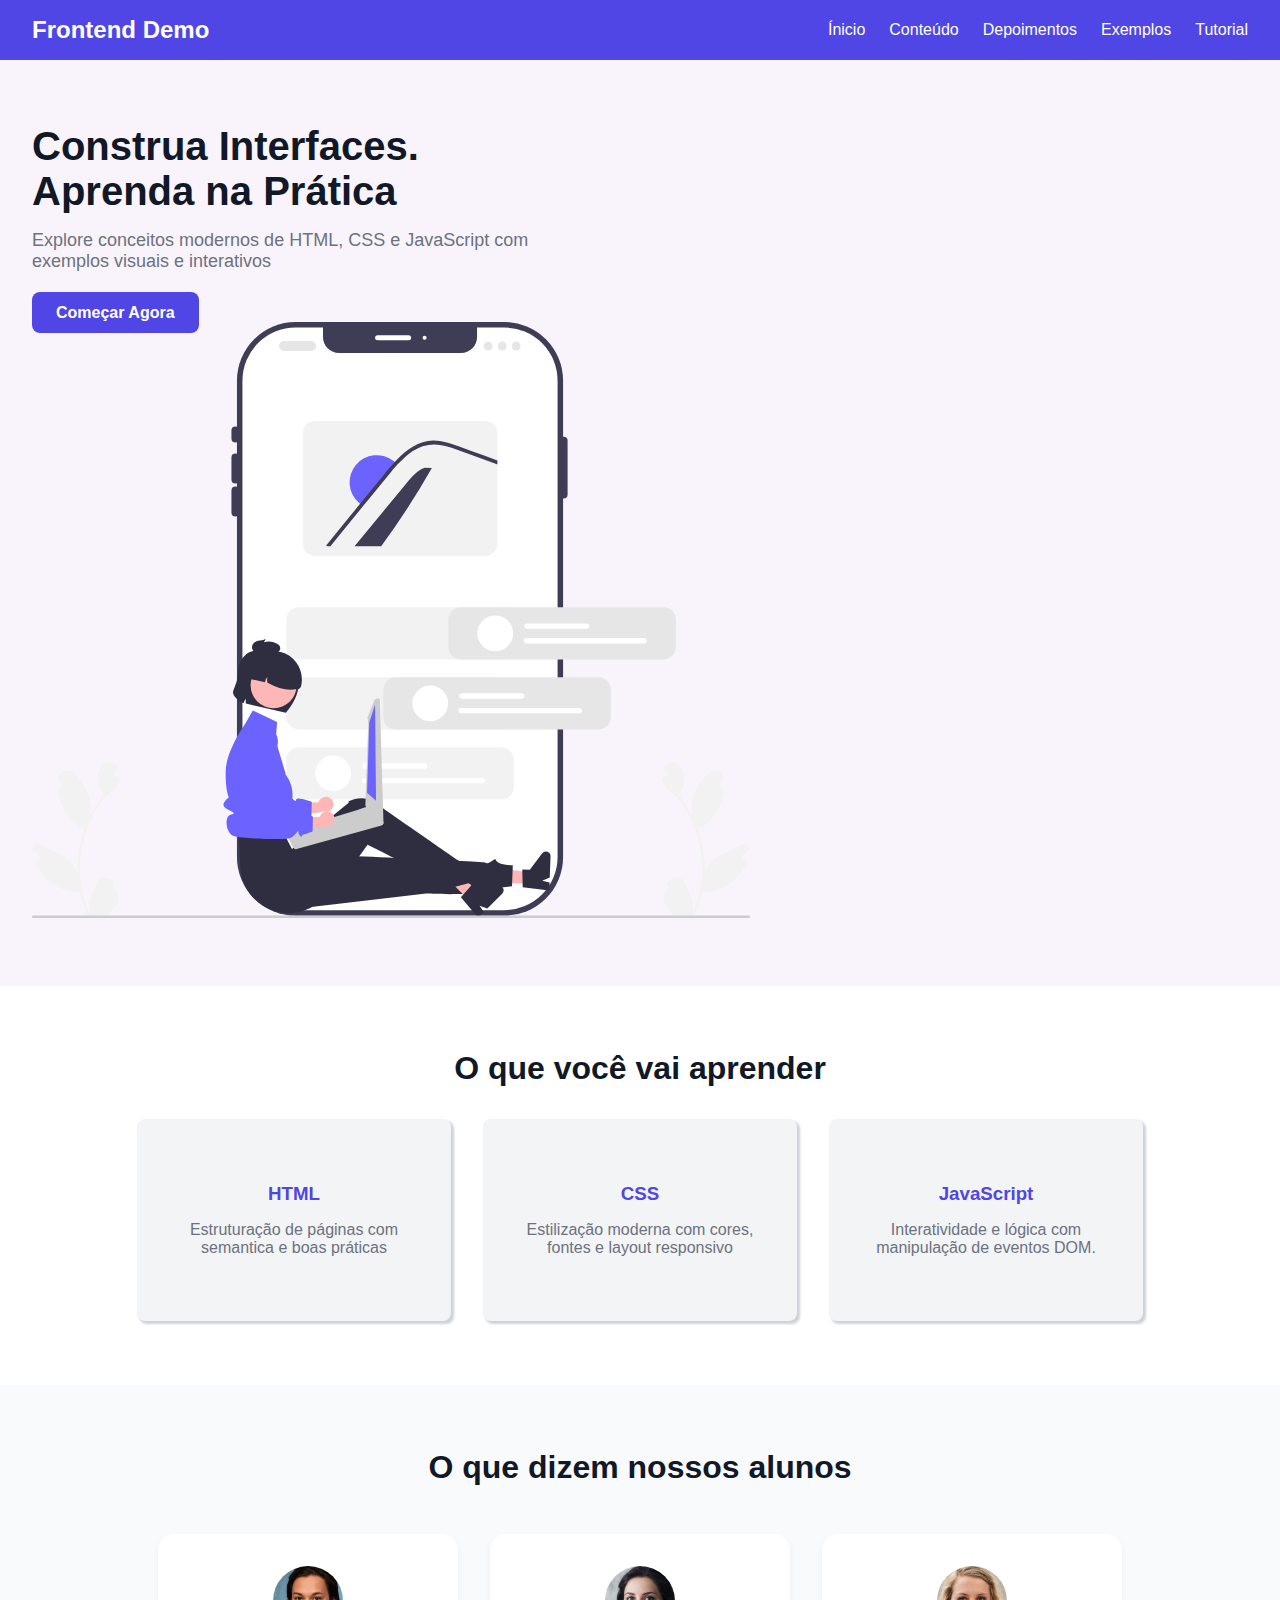
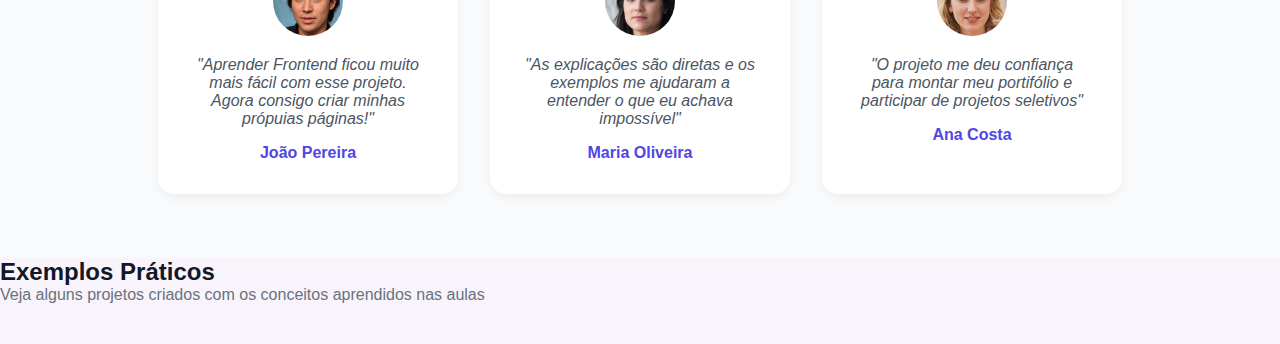
<file: landing-page/index.html>
<!DOCTYPE html>
<html lang="en">
<head>
    <meta charset="UTF-8">
    <meta name="viewport" content="width=device-width, initial-scale=1.0">
    <title>Document</title>
    <link rel="stylesheet" href="style.css">
</head>
<body>
    <header>
        <nav class="navbar">
            <div class="logo">Frontend Demo</div>
            <ul class="nav-links">
                <li><a href="#">Ínicio</a></li>
                <li><a href="#">Conteúdo</a></li>
                <li><a href="#">Depoimentos</a></li>
                <li><a href="#">Exemplos</a></li>
                <li><a href="#">Tutorial</a></li>
            </ul>    
        </nav>
    </header>

    <main>
        <section class="hero">
            <div class="hero-texto">
                <h1>Construa Interfaces. Aprenda na Prática</h1>
                <p>Explore conceitos modernos de HTML, CSS e
                     JavaScript com exemplos visuais e interativos</p>
                     <a href="cadastro.html" class="btn-cta">Começar Agora</a>
            </div>
            <div class="hero-imagem">
                <img src="images/hero-illustration.svg" alt="Ilustração da programação">
            </div>
        </section>
    </main>
    
    <section class="conteudo">
        <h2>O que você vai aprender</h2>
    <div class="cards">
        <div class="card">
            <h3>HTML</h3>
            <p>Estruturação de páginas com semantica e boas práticas</p>
        </div>
        <div class="card">
            <h3>CSS</h3>
            <p>Estilização moderna com cores, fontes e layout responsivo</p>
        </div>
        <div class="card">
            <h3>JavaScript</h3>
            <p>Interatividade e lógica com manipulação de eventos DOM.</p>
    </div>
    </section>
    <section class="depoimentos">
        <h2>O que dizem nossos alunos</h2>
        <div class="depoimentos-grid">
            <div class="depoimento">
                <img src="images/aluno1.jpg" alt="Foto do aluno João">
                <p>
                    "Aprender Frontend ficou muito mais fácil com esse projeto. Agora consigo
                    criar minhas própuias páginas!"
                </p>
                <span>João Pereira</span>
            </div>
            <div class="depoimento">
                <img src="images/aluno2.jpg" alt="Foto do aluna Maria">
                    <p>
                        "As explicações são diretas e os exemplos me ajudaram a entender o que eu 
                                achava impossível"
                    </p>
                    <span>Maria Oliveira</span>
            </div>
            <div class="depoimento">
                <img src="images/aluno3.png" alt="Foto do aluna Ana">
                    <p>
                        "O projeto me deu confiança para montar meu portifólio e participar de projetos seletivos"
                    </p>
                    <span>Ana Costa</span>
        </div>
    </section>
    <section>
        <h2>Exemplos Práticos</h2>
        <p class="exemplos-descricao">Veja alguns projetos criados com os conceitos aprendidos nas aulas</p>
        <div class="exemplos-grid"></div>
    </section>
</body>
</html>
</file>
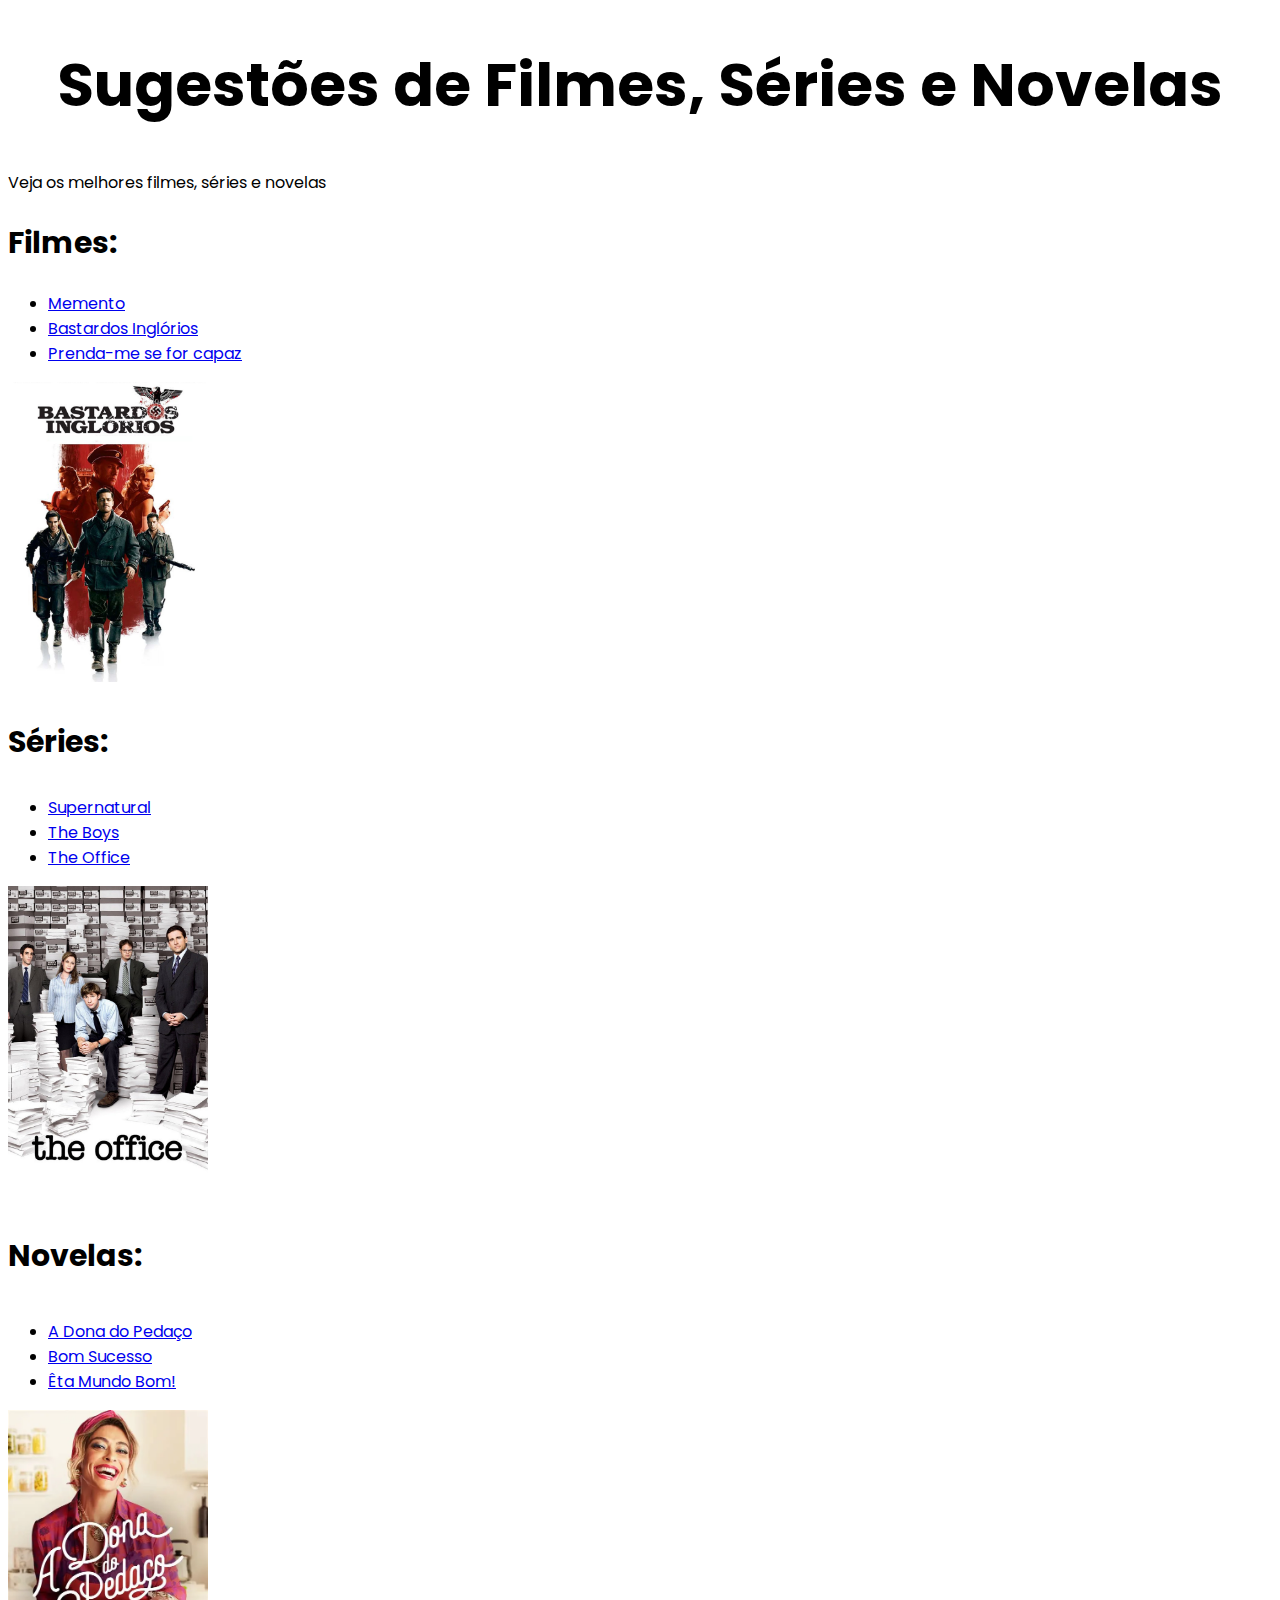
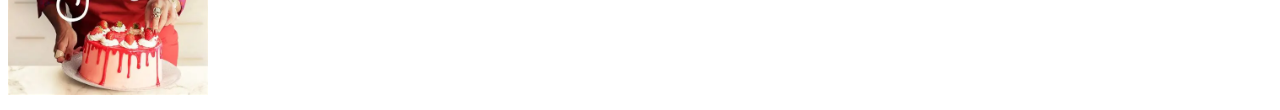
<file: Listas/index.html>
<!DOCTYPE html>
<html lang="en">
<head>
    <meta charset="UTF-8">
    <meta name="viewport" content="width=device-width, initial-scale=1.0">
    <title>Listas</title>
    <link rel="stylesheet" href="style/style.css">
    <link rel="preconnect" href="https://fonts.googleapis.com">
    <link rel="preconnect" href="https://fonts.gstatic.com" crossorigin>
    <link href="https://fonts.googleapis.com/css2?family=Poppins:ital,wght@0,100;0,200;0,300;0,400;0,500;0,600;0,700;0,800;0,900;1,100;1,200;1,300;1,400;1,500;1,600;1,700;1,800;1,900&display=swap" rel="stylesheet">
</head>
<body>
    <h1>Sugestões de Filmes, Séries e Novelas</h1>
    <p>Veja os melhores filmes, séries e novelas</p>
    <h2>Filmes:</h2>
    
    <ul>
        <li> <a href="https://www.imdb.com/pt/title/tt0209144/?ref_=nv_sr_srsg_1_tt_6_nm_1_in_0_q_memento" target="blank">Memento</a></li>
        <li> <a href="https://www.imdb.com/pt/title/tt0361748/?ref_=nv_sr_srsg_0_tt_8_nm_0_in_0_q_bastardos" target="_blank">Bastardos Inglórios</a></li>
        <li> <a href="https://www.imdb.com/pt/title/tt0264464/?ref_=nv_sr_srsg_0_tt_8_nm_0_in_0_q_catch" target="_blank">Prenda-me se for capaz</a></li>
    </ul>
    <img src="images/BastardosInglorios.jpg" alt="poster Bastardos Inglórios" width="200px">

    <h3>Séries:</h3>

    <ul>
        <li> <a href="https://www.imdb.com/pt/title/tt0460681/?ref_=nv_sr_srsg_0_tt_6_nm_0_in_2_q_Supernatura" target="_blank">Supernatural</a></li>
        <li> <a href="https://www.imdb.com/pt/title/tt1190634/?ref_=fn_all_ttl_1" target="_blank">The Boys</a></li>
        <li> <a href="https://www.imdb.com/pt/title/tt0386676/?ref_=nv_sr_srsg_0_tt_7_nm_1_in_0_q_the%2520off" target="_blank">The Office</a></li>
    </ul>
    <img src="images/TheOffice.jpg" alt="poster The Office" width="200px">
    
    <h4>Novelas:</h4> 
    <ul>
        <li> <a href="https://www.imdb.com/pt/title/tt10382912/?ref_=nv_sr_srsg_0_tt_8_nm_0_in_0_q_sweet%2520di" target="_blank">A Dona do Pedaço</a></li>
        <li> <a href="https://www.imdb.com/pt/title/tt10839646/?ref_=fn_all_ttl_1" target="_blank">Bom Sucesso</a></li>
        <li> <a href="http://www.imdb.com/pt/title/tt5615652/?ref_=fn_all_ttl_1" target="_blank">Êta Mundo Bom!</a></li>
    </ul>
    <img src="images/ADonadoPedaco.webp" alt="poster A Dona do Pedaço" width="200px">
</body>
</html>
</file>
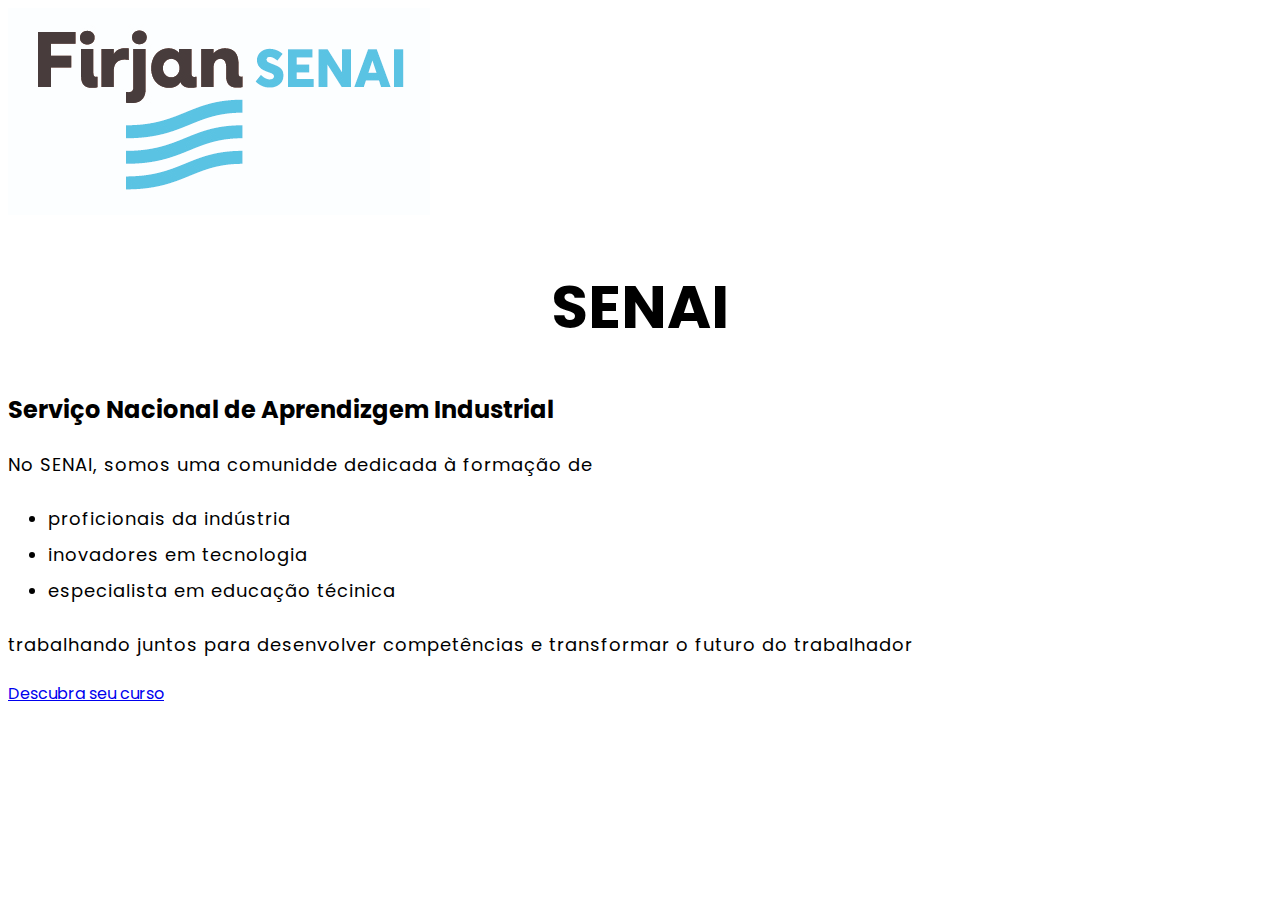
<file: Meu-site/index.html>
<!DOCTYPE html>
<html lang="en">
<head>
    <meta charset="UTF-8">
    <meta name="viewport" content="width=device-width, initial-scale=1.0">
    <link rel="stylesheet" href="styles/styles.css">
    <link rel="preconnect" href="https://fonts.googleapis.com">
<link rel="preconnect" href="https://fonts.gstatic.com" crossorigin>
<link href="https://fonts.googleapis.com/css2?family=Poppins:ital,wght@0,100;0,200;0,300;0,400;0,500;0,600;0,700;0,800;0,900;1,100;1,200;1,300;1,400;1,500;1,600;1,700;1,800;1,900&display=swap" rel="stylesheet">
    <title>Minha página teste</title>
</head>
<body>
    <img src="images/logo-senai.jpg" alt="Minha página teste" />
    <h1>SENAI</h1>
    <h2>Serviço Nacional de Aprendizgem Industrial</h2>
    <p>No SENAI, somos uma comunidde dedicada à formação de</p>

    <ul>
        <li>proficionais da indústria</li>
        <li>inovadores em tecnologia</li>
        <li>especialista em educação técinica</li>
    </ul>

    <p>trabalhando juntos para desenvolver competências e transformar o futuro do trabalhador</p>
    <a href="https://www.firjan.com.br/senai/" target="_blank"> Descubra seu curso

    </a>
</body>
</html>
</file>
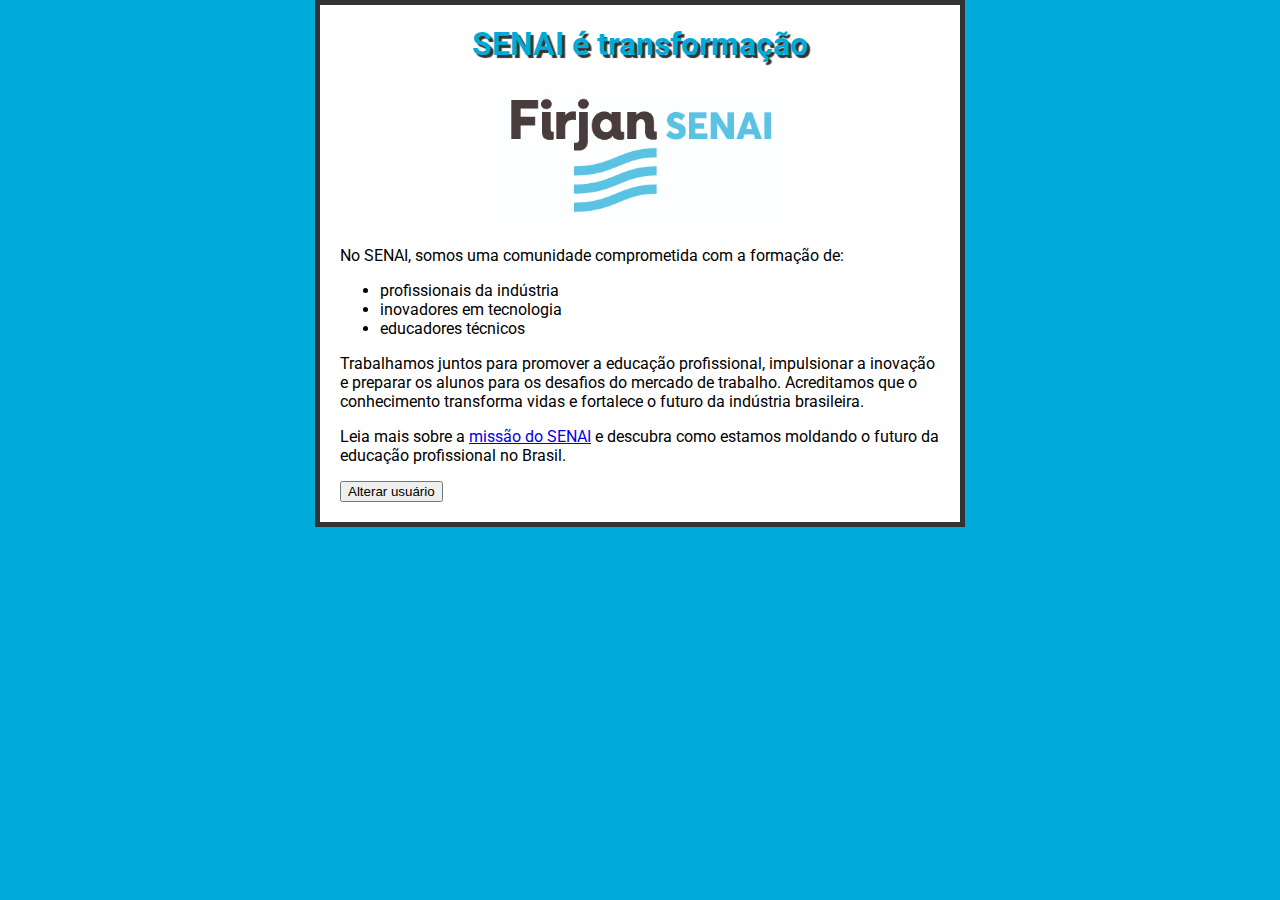
<file: senai-frontend-main/index.html>
<!DOCTYPE html>
<html lang="pt-BR">
<head>
  <meta charset="UTF-8">
  <title>Minha Página SENAI</title>
  <link rel="preconnect" href="https://fonts.googleapis.com">
  <link rel="preconnect" href="https://fonts.gstatic.com" crossorigin>
  <link href="https://fonts.googleapis.com/css2?family=Roboto:ital,wght@0,100..900;1,100..900&display=swap" rel="stylesheet">
  <link rel="stylesheet" href="styles/styles.css">
</head>
<body>

  <h1>SENAI é transformação</h1>

  <img src="images/logo-senai.jpg" alt="Logo do SENAI" width="300">

  <p>No SENAI, somos uma comunidade comprometida com a formação de:</p>

  <ul>
    <li>profissionais da indústria</li>
    <li>inovadores em tecnologia</li>
    <li>educadores técnicos</li>
  </ul>

  <p>
    Trabalhamos juntos para promover a educação profissional, impulsionar a inovação e preparar os alunos para os desafios do mercado de trabalho.  
    Acreditamos que o conhecimento transforma vidas e fortalece o futuro da indústria brasileira.
  </p>

  <p>
    Leia mais sobre a <a href="https://www.senai.portaldaindustria.com.br/">missão do SENAI</a> e descubra como estamos moldando o futuro da educação profissional no Brasil.
  </p>

  <button>Alterar usuário</button>
  <script src="scripts/main.js"></script>

</body>
</html>
</file>
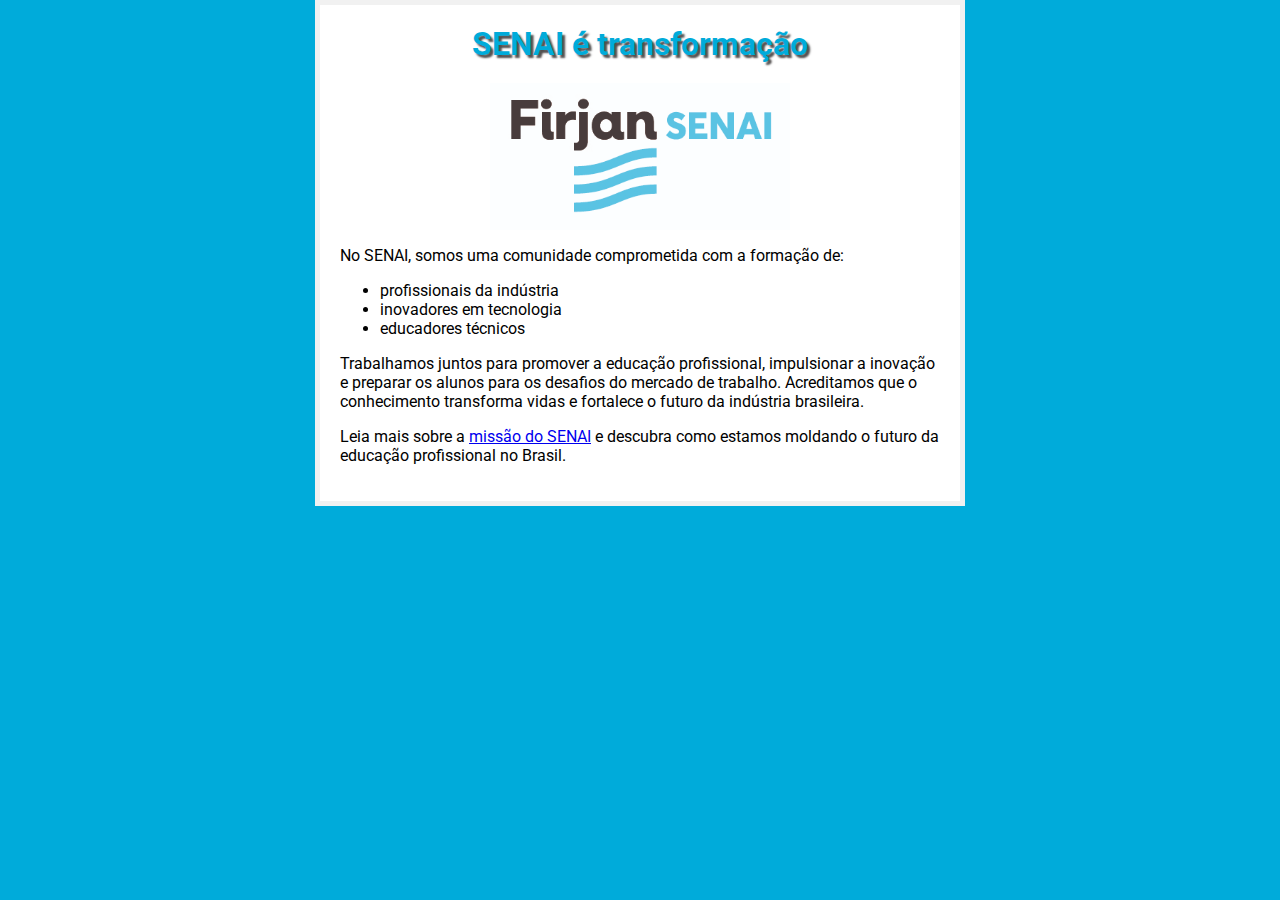
<file: senai/index.html>
<!DOCTYPE html>
<html lang="pt-BR">
<head>
  <meta charset="UTF-8">
  <title>Minha Página SENAI</title>
  <link rel="preconnect" href="https://fonts.googleapis.com">
  <link rel="preconnect" href="https://fonts.gstatic.com" crossorigin>
  <link href="https://fonts.googleapis.com/css2?family=Roboto:ital,wght@0,100..900;1,100..900&display=swap" rel="stylesheet">
  <link rel="stylesheet" href="styles/styles.css">
</head>
<body>

  <h1>SENAI é transformação</h1>

  <img src="images/logo-senai.jpg" alt="Logo do SENAI" width="300">

  <p>No SENAI, somos uma comunidade comprometida com a formação de:</p>

  <ul>
    <li>profissionais da indústria</li>
    <li>inovadores em tecnologia</li>
    <li>educadores técnicos</li>
  </ul>

  <p>
    Trabalhamos juntos para promover a educação profissional, impulsionar a inovação e preparar os alunos para os desafios do mercado de trabalho.  
    Acreditamos que o conhecimento transforma vidas e fortalece o futuro da indústria brasileira.
  </p>

  <p>
    Leia mais sobre a <a href="https://www.senai.portaldaindustria.com.br/">missão do SENAI</a> e descubra como estamos moldando o futuro da educação profissional no Brasil.
  </p>

</body>
</html>
</file>
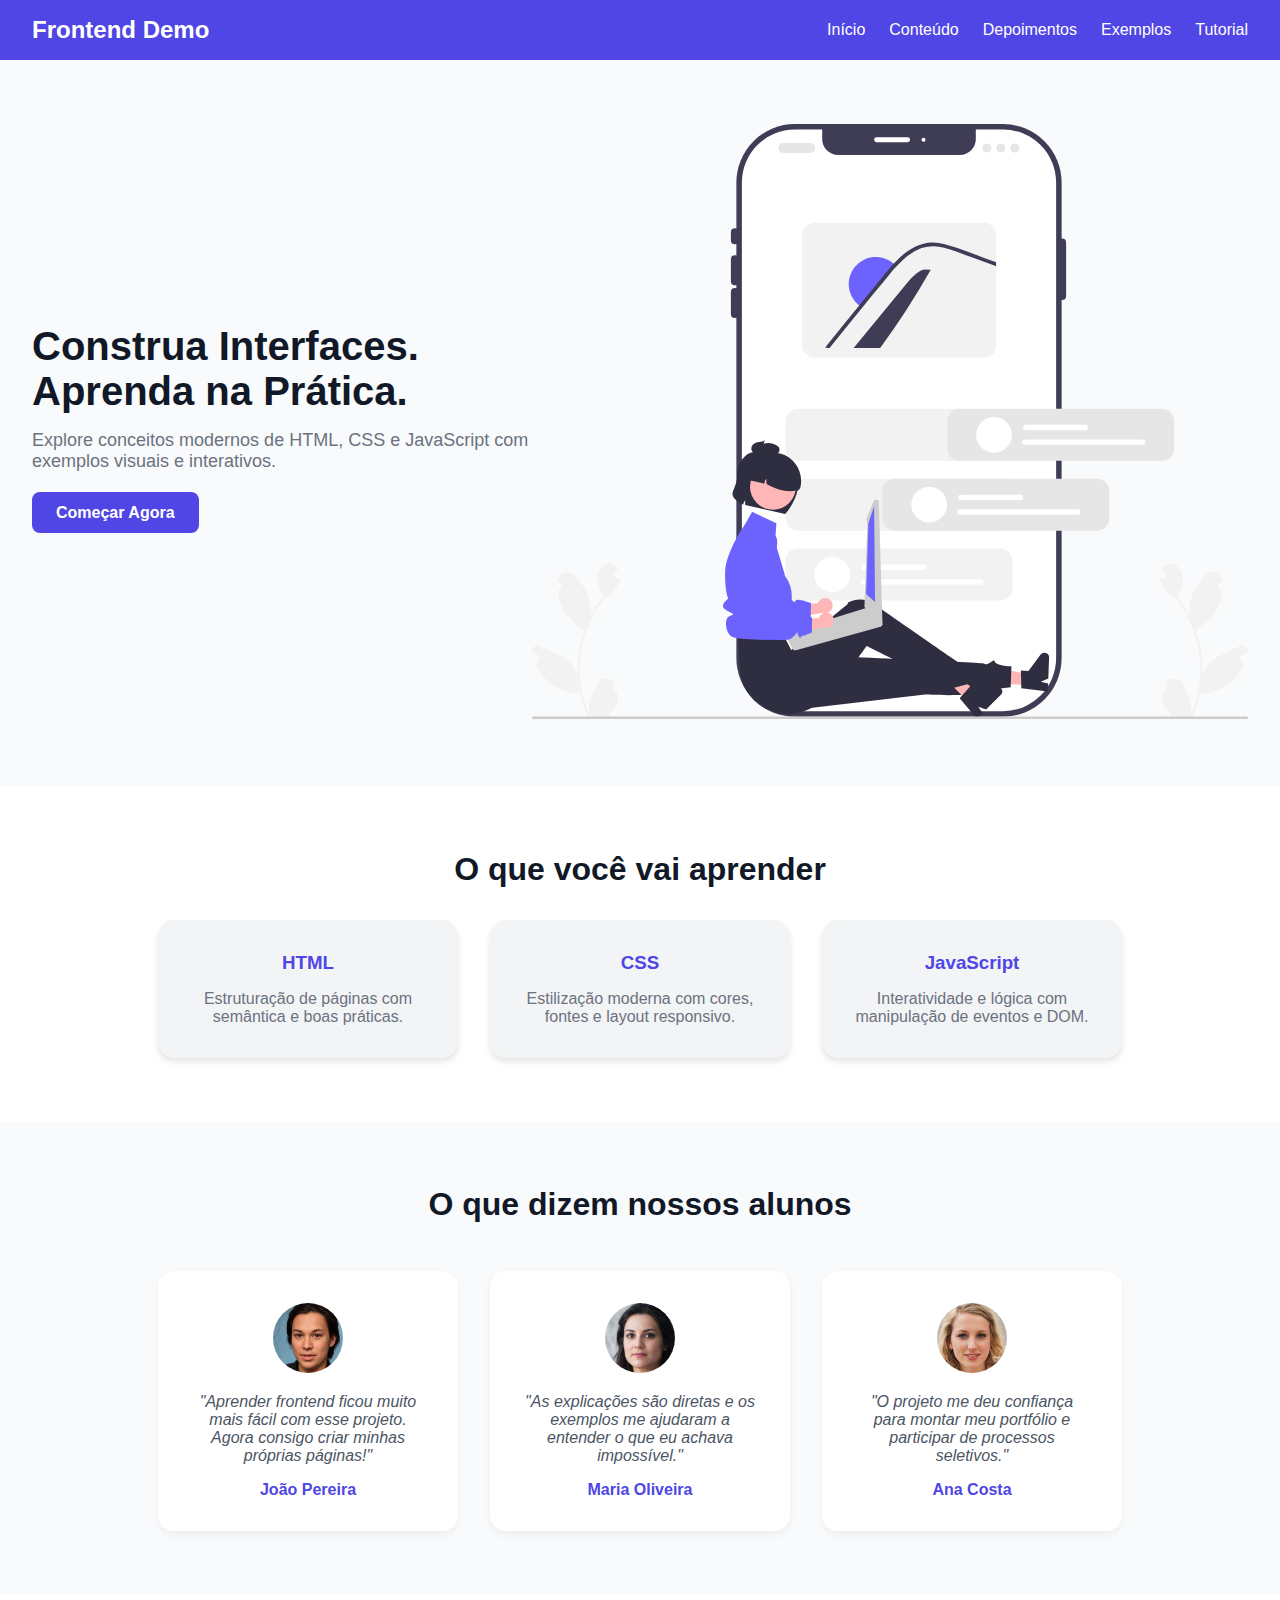
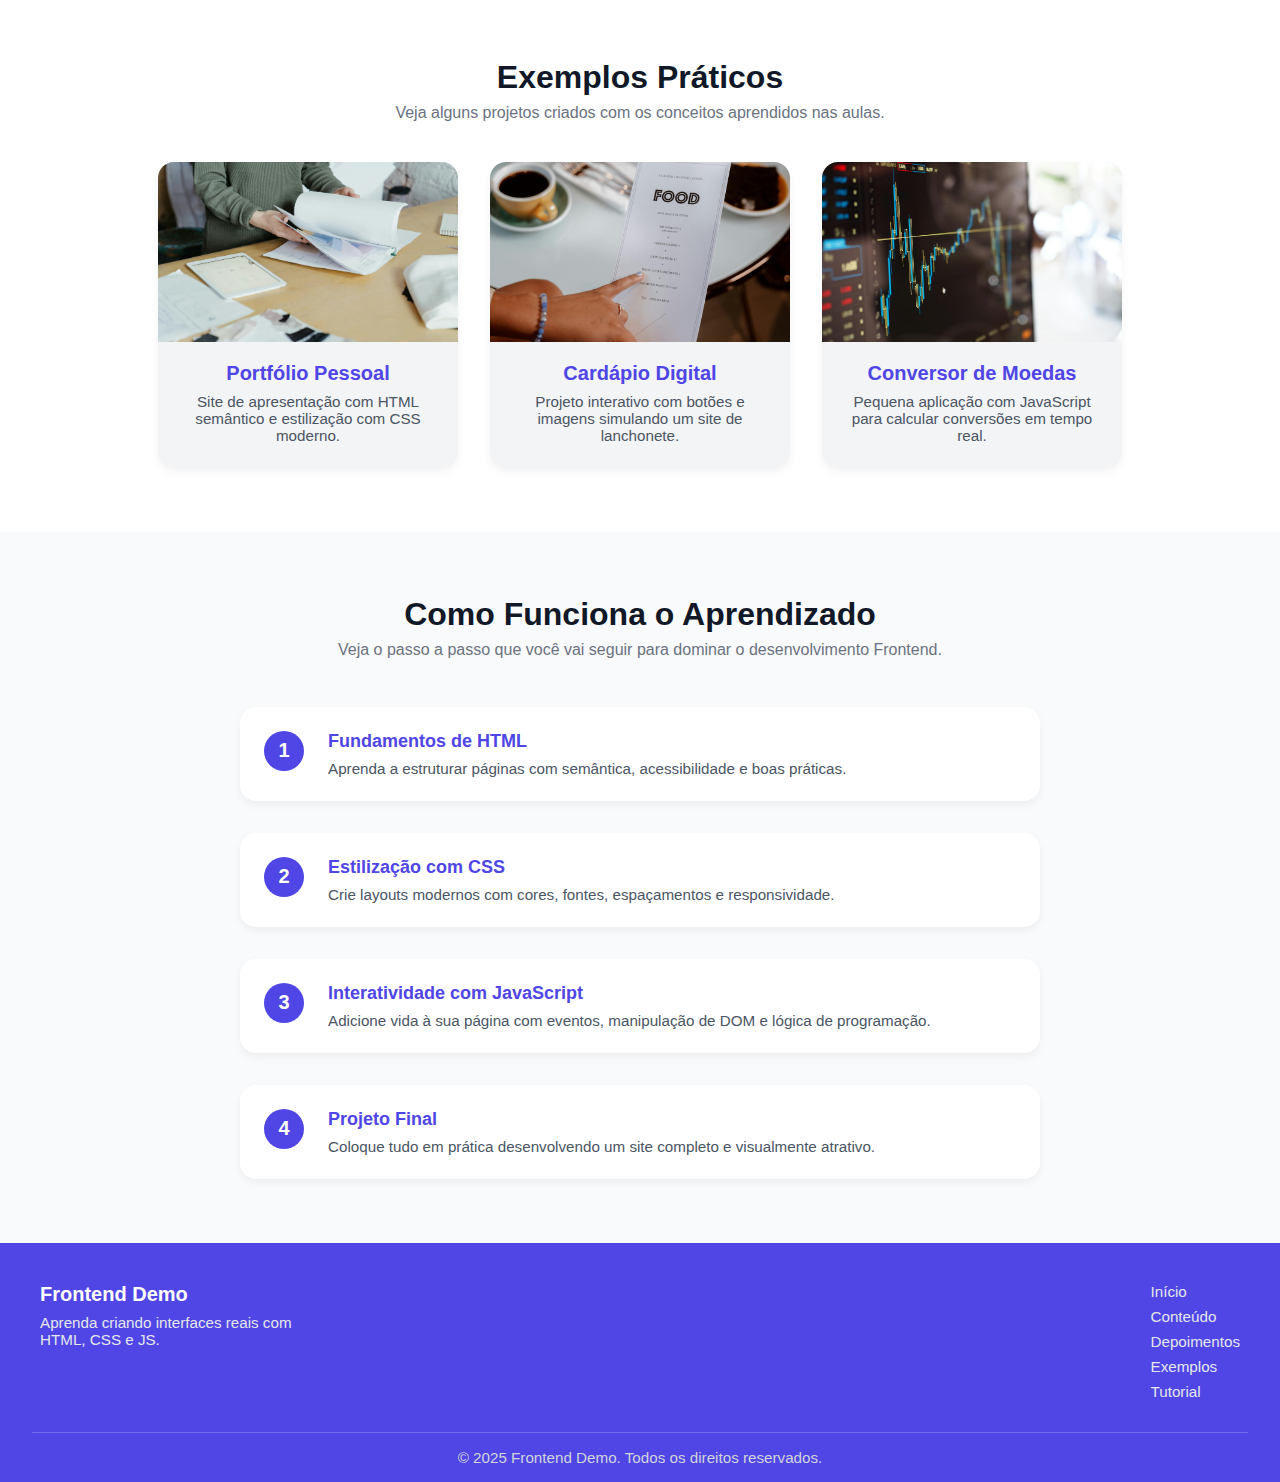
<file: landing-page-parcial-main/landing-page-parcial-main/index.html>
<!DOCTYPE html>
<html lang="pt-BR">

<head>
    <meta charset="UTF-8">
    <meta name="viewport" content="width=device-width, initial-scale=1.0">
    <title>Site de Demonstração</title>
    <link rel="shortcut icon" href="images/favicon.png" type="image/x-icon">
    <link rel="stylesheet" href="styles/styles.css">
</head>

<body>
    <nav class="navbar">
        <div class="logo">Frontend Demo</div>

        <button class="menu-toggle" aria-label="Abrir menu ">
            <span class="bar"></span>
            <span class="bar"></span>
            <span class="bar"></span>
        </button>

        <ul class="nav-links">
            <li><a href="#">Início</a></li>
            <li><a href="#">Conteúdo</a></li>
            <li><a href="#">Depoimentos</a></li>
            <li><a href="#">Exemplos</a></li>
            <li><a href="#">Tutorial</a></li>
        </ul>
    </nav>

    <main>
        <section class="hero">
            <div class="hero-texto">
                <h1>Construa Interfaces. Aprenda na Prática.</h1>
                <p>Explore conceitos modernos de HTML, CSS e JavaScript
                    com exemplos visuais e interativos.</p>
                <a href="cadastro.html" class="btn-cta">Começar Agora</a>
            </div>
            <div class="hero-imagem">
                <img src="images/hero-illustration.svg" alt="Ilustração de programação web">
            </div>
        </section>

        <section class="conteudo">
            <h2>O que você vai aprender</h2>
            <div class="cards">
                <div class="card">
                    <h3>HTML</h3>
                    <p>Estruturação de páginas com semântica e boas práticas.</p>
                </div>
                <div class="card">
                    <h3>CSS</h3>
                    <p>Estilização moderna com cores, fontes e layout responsivo.</p>
                </div>
                <div class="card">
                    <h3>JavaScript</h3>
                    <p>Interatividade e lógica com manipulação de eventos e DOM.</p>
                </div>
            </div>
        </section>

        <section class="depoimentos">
            <h2>O que dizem nossos alunos</h2>
            <div class="depoimentos-grid">
                <div class="depoimento">
                    <img src="images/aluno1.jpg" alt="Foto do aluno João">
                    <p>"Aprender frontend ficou muito mais fácil com esse projeto. Agora consigo criar minhas próprias
                        páginas!"</p>
                    <span>João Pereira</span>
                </div>
                <div class="depoimento">
                    <img src="images/aluno2.jpg" alt="Foto da aluna Maria">
                    <p>"As explicações são diretas e os exemplos me ajudaram a entender o que eu achava impossível."</p>
                    <span>Maria Oliveira</span>
                </div>
                <div class="depoimento">
                    <img src="images/aluno3.png" alt="Foto da aluna Ana">
                    <p>"O projeto me deu confiança para montar meu portfólio e participar de processos seletivos."</p>
                    <span>Ana Costa</span>
                </div>
            </div>
        </section>

        <section class="exemplos">
            <h2>Exemplos Práticos</h2>
            <p class="exemplos-descricao">Veja alguns projetos criados com os conceitos aprendidos nas aulas.</p>
            <div class="exemplos-grid">
                <div class="exemplo-card">
                    <img src="images/exemplo1.jpg" alt="Exemplo de página HTML">
                    <h3>Portfólio Pessoal</h3>
                    <p>Site de apresentação com HTML semântico e estilização com CSS moderno.</p>
                </div>
                <div class="exemplo-card">
                    <img src="images/exemplo2.jpg" alt="Exemplo de cardápio digital">
                    <h3>Cardápio Digital</h3>
                    <p>Projeto interativo com botões e imagens simulando um site de lanchonete.</p>
                </div>
                <div class="exemplo-card">
                    <img src="images/exemplo3.jpg" alt="Exemplo de conversor de moedas">
                    <h3>Conversor de Moedas</h3>
                    <p>Pequena aplicação com JavaScript para calcular conversões em tempo real.</p>
                </div>
            </div>
        </section>


        <section class="tutorial">
            <h2>Como Funciona o Aprendizado</h2>
            <p class="tutorial-descricao">Veja o passo a passo que você vai seguir para dominar o desenvolvimento
                Frontend.</p>

            <div class="passos">
                <div class="passo">
                    <div class="numero">1</div>
                    <div class="conteudo-passo">
                        <h3>Fundamentos de HTML</h3>
                        <p>Aprenda a estruturar páginas com semântica, acessibilidade e boas práticas.</p>
                    </div>
                </div>
                <div class="passo">
                    <div class="numero">2</div>
                    <div class="conteudo-passo">
                        <h3>Estilização com CSS</h3>
                        <p>Crie layouts modernos com cores, fontes, espaçamentos e responsividade.</p>
                    </div>
                </div>
                <div class="passo">
                    <div class="numero">3</div>
                    <div class="conteudo-passo">
                        <h3>Interatividade com JavaScript</h3>
                        <p>Adicione vida à sua página com eventos, manipulação de DOM e lógica de programação.</p>
                    </div>
                </div>
                <div class="passo">
                    <div class="numero">4</div>
                    <div class="conteudo-passo">
                        <h3>Projeto Final</h3>
                        <p>Coloque tudo em prática desenvolvendo um site completo e visualmente atrativo.</p>
                    </div>
                </div>
            </div>
        </section>
    </main>



    <footer class="footer">
        <div class="footer-container">
            <div class="footer-logo">
                <h3>Frontend Demo</h3>
                <p>Aprenda criando interfaces reais com HTML, CSS e JS.</p>
            </div>
            <ul class="footer-links">
                <li><a href="#">Início</a></li>
                <li><a href="#">Conteúdo</a></li>
                <li><a href="#">Depoimentos</a></li>
                <li><a href="#">Exemplos</a></li>
                <li><a href="#">Tutorial</a></li>
            </ul>
        </div>
        <div class="footer-bottom">
            <p>&copy; 2025 Frontend Demo. Todos os direitos reservados.</p>
        </div>
    </footer>

    <script>
        const toggle = document.querySelector(".menu-toggle")
        const navlinks = document.querySelector(".nav-links")

        toggle.addEventListener("click", () => {
            toggle.classList.toggle("active");
            navlinks.classList.toggle("show");
        });
    </script>
</body>

</html>
</file>
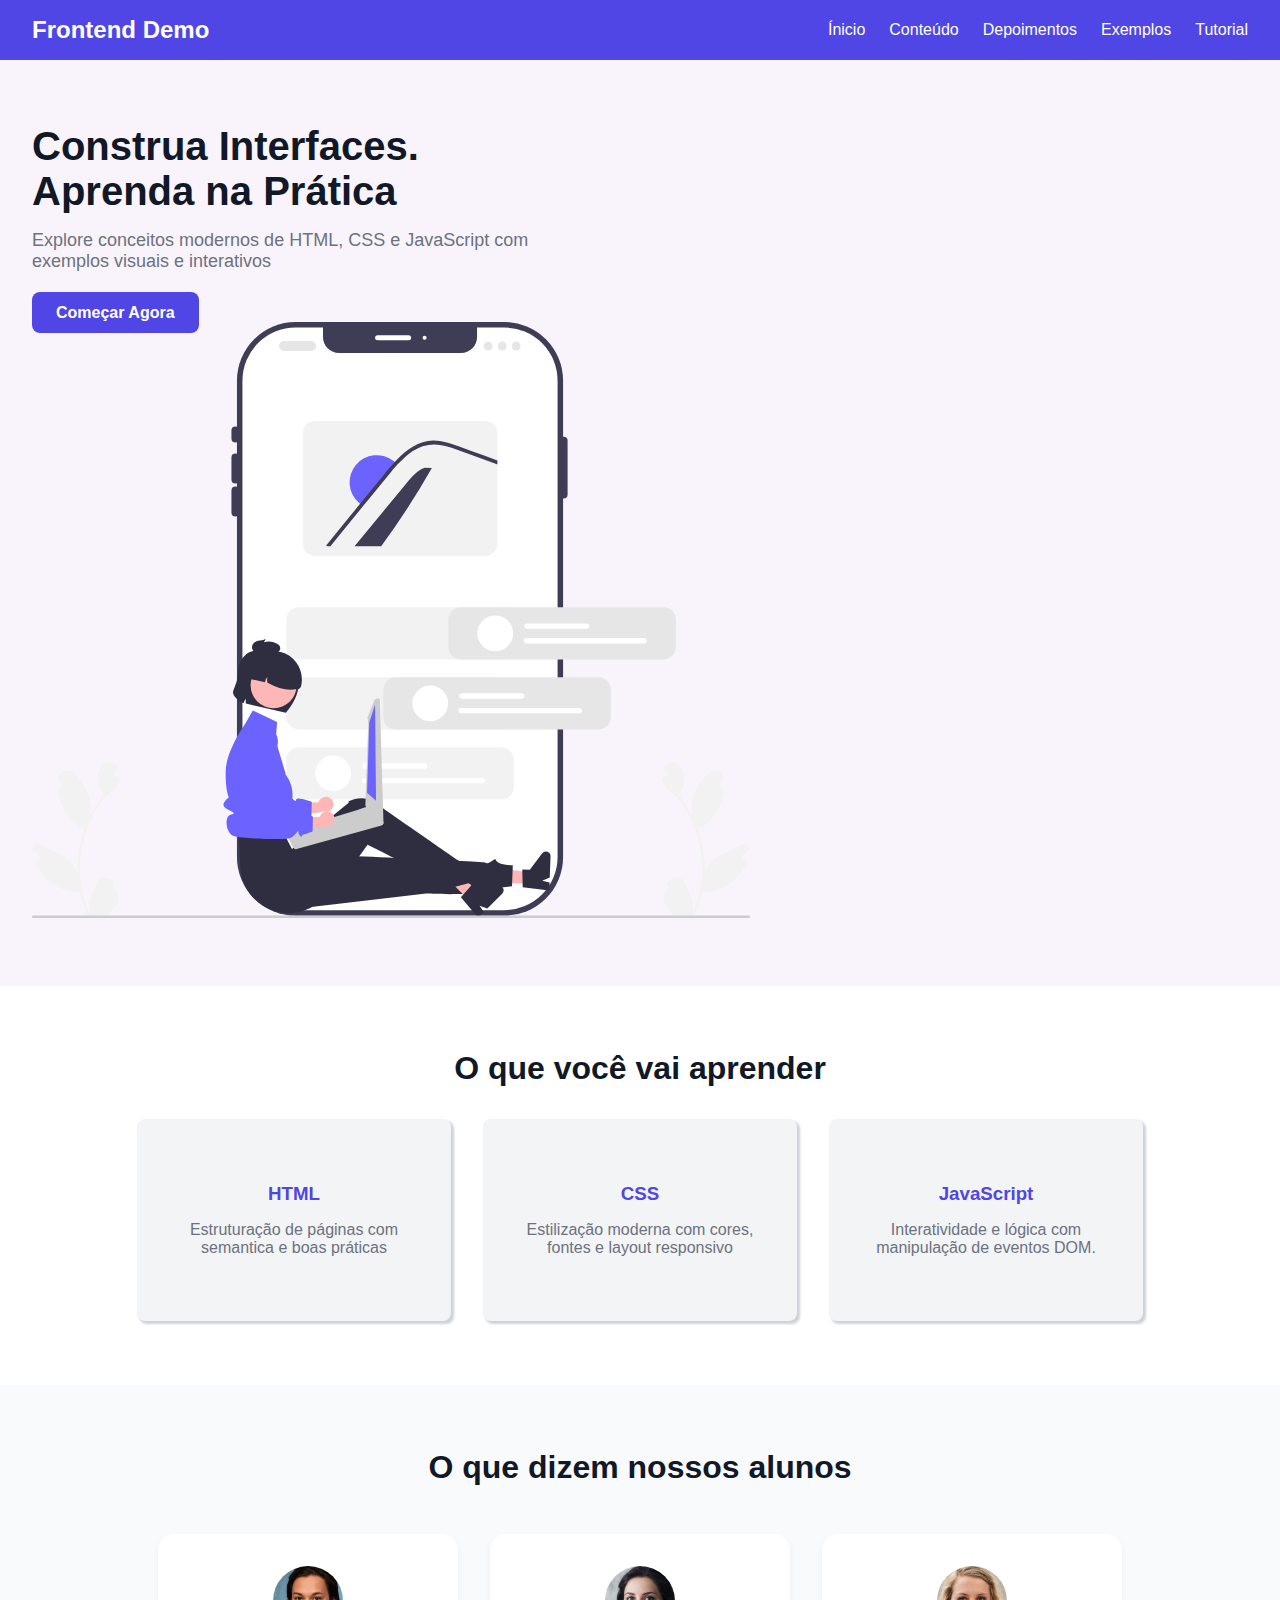
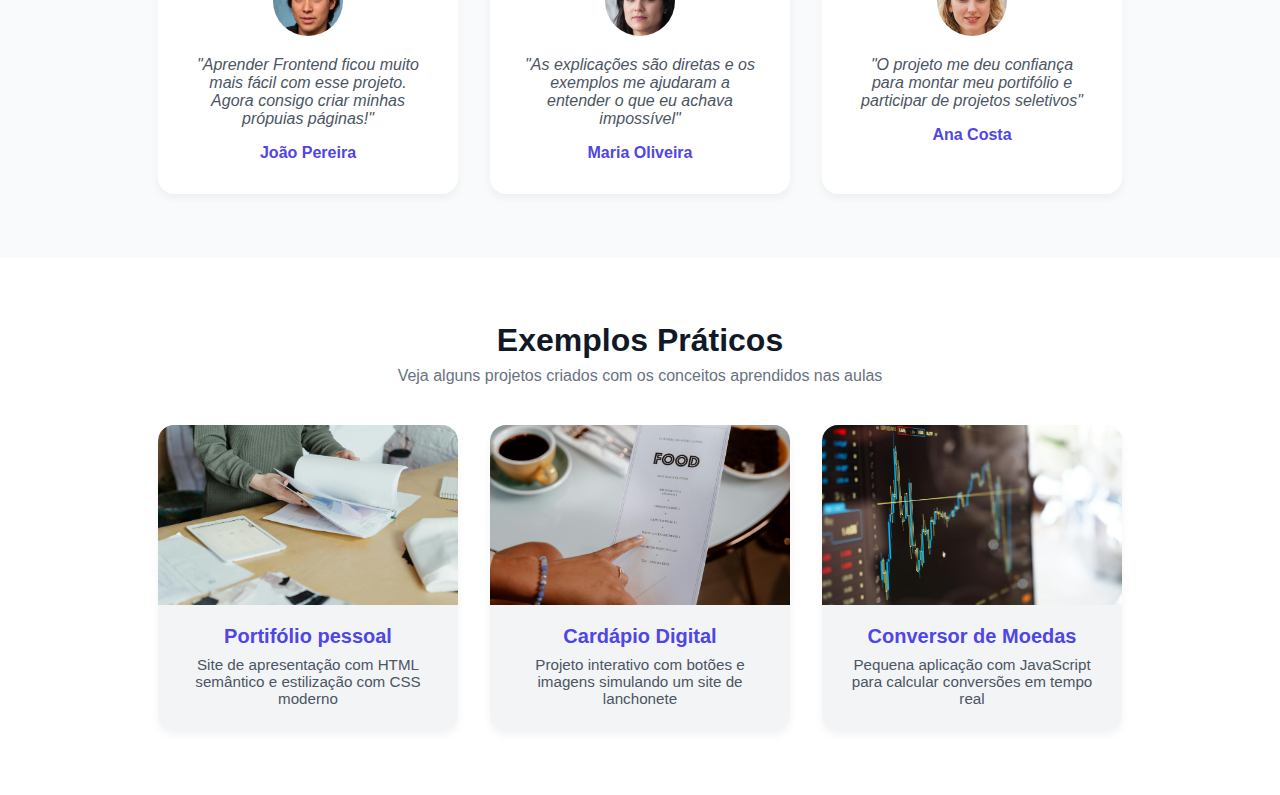
<file: landing-page/landing-page/index.html>
<!DOCTYPE html>
<html lang="en">
<head>
    <meta charset="UTF-8">
    <meta name="viewport" content="width=device-width, initial-scale=1.0">
    <title>Document</title>
    <link rel="stylesheet" href="style.css">
</head>
<body>
    <header>
        <nav class="navbar">
            <div class="logo">Frontend Demo</div>
            <ul class="nav-links">
                <li><a href="#">Ínicio</a></li>
                <li><a href="#">Conteúdo</a></li>
                <li><a href="#">Depoimentos</a></li>
                <li><a href="#">Exemplos</a></li>
                <li><a href="#">Tutorial</a></li>
            </ul>    
        </nav>
    </header>

    <main>
        <section class="hero">
            <div class="hero-texto">
                <h1>Construa Interfaces. Aprenda na Prática</h1>
                <p>Explore conceitos modernos de HTML, CSS e
                     JavaScript com exemplos visuais e interativos</p>
                     <a href="cadastro.html" class="btn-cta">Começar Agora</a>
            </div>
            <div class="hero-imagem">
                <img src="images/hero-illustration.svg" alt="Ilustração da programação">
            </div>
        </section>
    </main>
    
    <section class="conteudo">
        <h2>O que você vai aprender</h2>
    <div class="cards">
        <div class="card">
            <h3>HTML</h3>
            <p>Estruturação de páginas com semantica e boas práticas</p>
        </div>
        <div class="card">
            <h3>CSS</h3>
            <p>Estilização moderna com cores, fontes e layout responsivo</p>
        </div>
        <div class="card">
            <h3>JavaScript</h3>
            <p>Interatividade e lógica com manipulação de eventos DOM.</p>
    </div>
    </section>
    <section class="depoimentos">
        <h2>O que dizem nossos alunos</h2>
        <div class="depoimentos-grid">
            <div class="depoimento">
                <img src="images/aluno1.jpg" alt="Foto do aluno João">
                <p>
                    "Aprender Frontend ficou muito mais fácil com esse projeto. Agora consigo
                    criar minhas própuias páginas!"
                </p>
                <span>João Pereira</span>
            </div>
            <div class="depoimento">
                <img src="images/aluno2.jpg" alt="Foto do aluna Maria">
                    <p>
                        "As explicações são diretas e os exemplos me ajudaram a entender o que eu 
                                achava impossível"
                    </p>
                    <span>Maria Oliveira</span>
            </div>
            <div class="depoimento">
                <img src="images/aluno3.png" alt="Foto do aluna Ana">
                    <p>
                        "O projeto me deu confiança para montar meu portifólio e participar de projetos seletivos"
                    </p>
                    <span>Ana Costa</span>
        </div>
    </section>
    <section class="exemplos">
        <h2>Exemplos Práticos</h2>
        <p class="exemplos-descricao">Veja alguns projetos criados com os conceitos aprendidos nas aulas</p>
        <div class="exemplos-grid">
            <div class="exemplo-card">
                <img src="images/exemplo1.jpg" alt="exemplo de página HTML">
                <h3>Portifólio pessoal</h3>
                <p>Site de apresentação com HTML semântico e estilização com CSS moderno</p>
            </div>
            <div class="exemplo-card">
                <img src="images/exemplo2.jpg" alt="exemplo de cardápio digital">
                <h3>Cardápio Digital</h3>
                <p>Projeto interativo com botões e imagens simulando um site de lanchonete</p>
            </div>
            <div class="exemplo-card">
                <img src="images/exemplo3.jpg" alt="Exemplo de conversor de moedas">
                <h3>Conversor de Moedas</h3>
                <p>Pequena aplicação com JavaScript para calcular conversões em tempo real</p>
            </div>
        </div>
    </section>
</body>
</html>
</file>
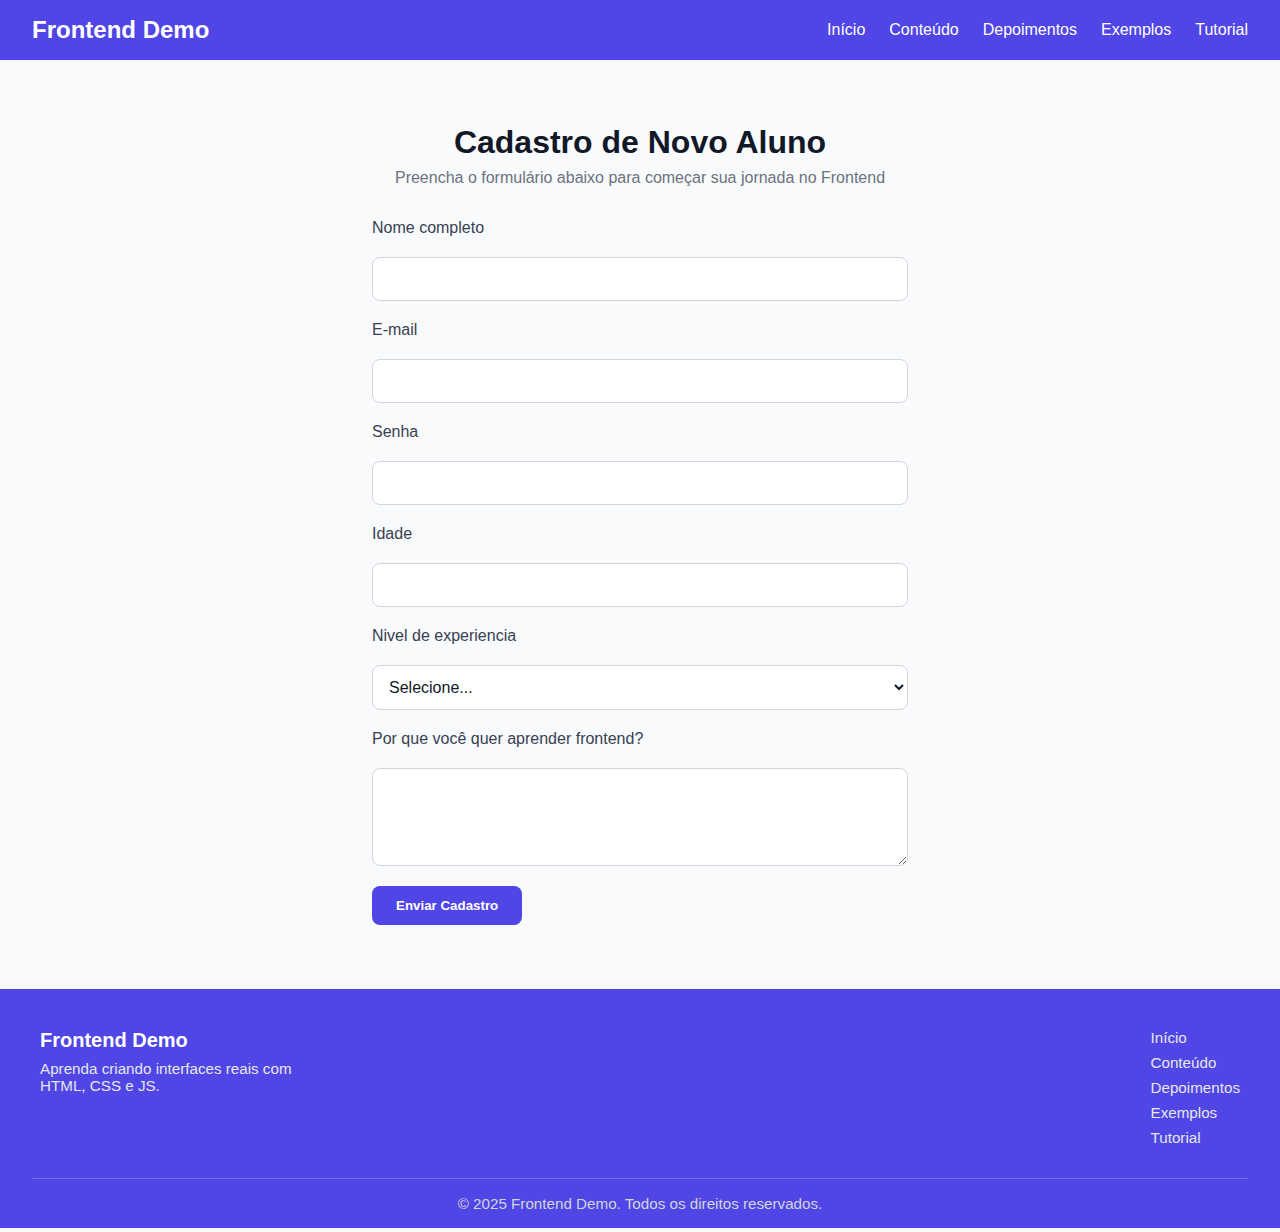
<file: landing-page-parcial-main/landing-page-parcial-main/cadastro.html>
<!DOCTYPE html>
<html lang="pt-BR">

<head>
  <meta charset="UTF-8">
  <meta name="viewport" content="width=device-width, initial-scale=1.0">
  <title>Cadastro | Frontend Demo</title>
  <link rel="stylesheet" href="styles/styles.css">
</head>

<body>
  <nav class="navbar">
    <div class="logo">Frontend Demo</div>

    <button class="menu-toggle" aria-label="Abrir menu ">
        <span class="bar"></span>
        <span class="bar"></span>
        <span class="bar"></span>
    </button>

    <ul class="nav-links">
        <li><a href="#">Início</a></li>
        <li><a href="#">Conteúdo</a></li>
        <li><a href="#">Depoimentos</a></li>
        <li><a href="#">Exemplos</a></li>
        <li><a href="#">Tutorial</a></li>
    </ul>
</nav>
<main class="cadastro">
  <h1>Cadastro de Novo Aluno</h1>
  <p>Preencha o formulário abaixo para começar sua jornada no Frontend</p>
  <form class="formulario" action="#">
    <label for="none">Nome completo</label>
    <input type="text" id="nome" name="nome" required>

    <label for="email">E-mail</label>
    <input type="email" id="email" name="email" required>

    <label for="senha">Senha</label>
    <input type="password" id="senha" name="senha" required>

    <label for="idade">Idade</label>
    <input type="number" id="idade" name="idade" min="12" required>

    <label for="nivel">Nivel de experiencia</label>
    <select id="nivel" name="nivel" required>
    <option value="">Selecione...</option>
    <option value="iniciante">Iniciante</option>
    <option value="intermediario">Intermediário</option>
    <option value="avancado">Avançado</option>
    </select>

    <label for="objetivo">Por que você quer aprender frontend?</label>
    <textarea id="objetivo" name="objetivo" rows="4" required></textarea>

    <button type="submit" class="btn-cta">Enviar Cadastro</button>
  </form>
</main>

<footer class="footer">
  <div class="footer-container">
      <div class="footer-logo">
          <h3>Frontend Demo</h3>
          <p>Aprenda criando interfaces reais com HTML, CSS e JS.</p>
      </div>
      <ul class="footer-links">
          <li><a href="#">Início</a></li>
          <li><a href="#">Conteúdo</a></li>
          <li><a href="#">Depoimentos</a></li>
          <li><a href="#">Exemplos</a></li>
          <li><a href="#">Tutorial</a></li>
      </ul>
  </div>
  <div class="footer-bottom">
      <p>&copy; 2025 Frontend Demo. Todos os direitos reservados.</p>
  </div>
</footer>
</body>

</html>
</file>
<file: landing-page/style.css>
* {
    margin: 0;
    padding: 0;
    box-sizing: border-box;
}

body {
    font-family: 'Segoe UI', Tahoma, Geneva, Verdana, sans-serif;
    background-color: #f9f4fb;
    color: #111827;
}

.navbar {
    background-color: #4f46e5;
    padding: 1rem 2rem;
    display: flex;
    justify-content: space-between;
    align-items: center;
    transition: color 0.3s;
}

.navbar a:hover {
    color: #E0E7FF;
}

.nav-links {
    list-style: none;
    display: flex;
    gap: 1.5rem;
}

.nav-links a {
    color: #FFF;
    text-decoration: none;
    font-weight: 500;
}

.logo{
    color: #FFF;
    font-weight: bold;
    font-size: 1.5rem;
}

.hero {
    display: flex;
    flex-wrap: wrap;
    align-items: center;
    justify-content: space-between;
    padding: 4rem 2rem;
}

.hero-texto {
    max-width: 500px;
}

.hero-texto h1 {
    font-size: 2.5rem;
    color: #111827;
    margin-bottom: 1rem;
}

.hero-texto p {
    font-size: 1.125rem;
    color: #6b7280;
    margin-bottom: 2rem;
}

.btn-cta {
    background-color: #4f46e5;
    color: #FFF;
    padding: 0.75rem 1.5rem;
    border-radius: 0.5rem;
    text-decoration: none;
    font-weight: 600;
    transition: background-color 0.3s;
}

.btn-cta:hover {
    background-color: #4338ca;
}

.conteudo {
    background-color: #ffffff;
    padding: 4rem 2rem;
    text-align: center;
}

.conteudo h2 {
    font-size: 2rem;
    color: #111827;
    margin-bottom: 2rem;
}

.cards {
    display: flex;
    justify-content: center;
    align-items: center;
    gap: 2rem;
    }

.card {
    background-color: #f3f4f6;
    padding: 4rem 2rem;
    border-radius: 8px;
    box-shadow: #cdd1da 2.5px 2.5px 2.5px;
}

.card h3 {
    color: #4f46e5;
    margin-bottom: 1rem;
}

.card p {
    color: #6b7280;
    max-width: 250px;
} 

.card:hover {
    transform: translateY(-5px);
}

.depoimento {
    background-color: #ffffff;
    padding: 2rem;
    border-radius: 1rem;
    box-shadow: 0 4px 8px rgba(0, 0, 0, 0.05);
    max-width: 300px;
    transition: transform 0.3s;
}
.depoimento img {
    width: 70px;
    height: 70px;
    object-fit: cover;
    border-radius: 50%;
    margin-bottom: 1rem;
}
.depoimento p {
    font-style: italic;
    color: #4B5563;
    margin-bottom: 1rem;
}
.depoimento span {
    font-weight: bold;
    color: #4F46E5;
}
.depoimentos {
    background-color: #F9FAFB;
    padding: 4rem 2rem;
    text-align: center;
}
.depoimentos h2 {
    font-size: 2rem;
    color: #111827;
    margin-bottom: 3rem;
}
.depoimentos-grid {
    display: flex;
    flex-wrap: wrap;
    justify-content: center;
    gap: 2rem;
}

.depoimento:hover {
    transform: translateY(-5px);
}

.exemplo-card img {
    width: 100%;
    height: 180px;
    object-fit: cover;
}

.exemplos {
    padding: 4rem 2rem;
    background-color: #FFFFFF;
    text-align: center;
}

.exemplos h2 {
    font-size: 2rem;
    color: #111827;
    margin-bottom: 0.5rem;
}

.exemplos-descricao {
    color: #687280;
    margin-bottom: 2.5rem;
    font-size: 1rem;
}

.exemplos-grid {
    display: flex;
    flex-wrap: wrap;
    justify-content: center;
    gap: 2rem;
}

.exemplo-card {
    background-color: #f3f4f6;
    border-radius: 1rem;
    overflow: hidden;
    max-width: 300px;
    box-shadow: 0 4px 8px rgba(0, 0, 0, 0.05);
    transition: transform 0.3s;
}

.exemplo-card:hover {
    transform: translateY(-5px);
}

.exemplo-card h3 {
    font-size: 1.25rem;
    margin: 1rem 1rem 0.5rem;
    color: #4f46e5;
}

.exemplo-card p {
    color: #4B5563;
    margin: 0 1rem 1.5rem;
    font-size: 0.95rem;
}
</file>
<file: Listas/style/style.css>
html {
    font-family: Poppins, sans-serif;
}
h1 {
    font-size: 60px;
    text-align: center;
}
h2, h3, h4{
    font-size: 30px;
}
</file>
<file: Meu-site/styles/styles.css>
html {
    font-family: Poppins, sans-serif;
}
h1 {
    font-size: 60px;
    text-align: center;
}
p, li{
    font-size: 18px;
    line-height: 2;
    letter-spacing: 1px;
}
</file>
<file: senai-frontend-main/styles/styles.css>
html {
    background-color: #00ABDA;
    font-family: Roboto, sans-serif;
}

body {
  width: 600px;
  margin: 0 auto;
  background-color: #fff;
  padding: 0 20px 20px 20px;
  border: 5px solid #333;
}

h1 {
  margin: 0;
  padding: 20px 0;
  color: #00ABDA;
  text-shadow: 3px 3px 1px #333;
  text-align: center;
}

img {
  display: block;
  margin: 0 auto;
}
</file>
<file: senai/styles/styles.css>
html{
    background-color: #00ABDA;
    font-family: Roboto, sans-serif;
}
body{
    background-color: #fff;
    padding: 0 20px 20px 20px;
    width: 600px;
    margin: 0 auto;
    border: 5px solid #3331;
}
h1{
    margin: 0;
    padding: 20px 0;
    color: #00ABDA;
    text-shadow: 3px 3px 2px #524f4f;
    text-align: center;
}
img{
    margin: 0 auto;
    display: block;
}
</file>
<file: landing-page/landing-page/style.css>
* {
    margin: 0;
    padding: 0;
    box-sizing: border-box;
}

body {
    font-family: 'Segoe UI', Tahoma, Geneva, Verdana, sans-serif;
    background-color: #f9f4fb;
    color: #111827;
}

.navbar {
    background-color: #4f46e5;
    padding: 1rem 2rem;
    display: flex;
    justify-content: space-between;
    align-items: center;
    transition: color 0.3s;
}

.navbar a:hover {
    color: #E0E7FF;
}

.nav-links {
    list-style: none;
    display: flex;
    gap: 1.5rem;
}

.nav-links a {
    color: #FFF;
    text-decoration: none;
    font-weight: 500;
}

.logo{
    color: #FFF;
    font-weight: bold;
    font-size: 1.5rem;
}

.hero {
    display: flex;
    flex-wrap: wrap;
    align-items: center;
    justify-content: space-between;
    padding: 4rem 2rem;
}

.hero-texto {
    max-width: 500px;
}

.hero-texto h1 {
    font-size: 2.5rem;
    color: #111827;
    margin-bottom: 1rem;
}

.hero-texto p {
    font-size: 1.125rem;
    color: #6b7280;
    margin-bottom: 2rem;
}

.btn-cta {
    background-color: #4f46e5;
    color: #FFF;
    padding: 0.75rem 1.5rem;
    border-radius: 0.5rem;
    text-decoration: none;
    font-weight: 600;
    transition: background-color 0.3s;
}

.btn-cta:hover {
    background-color: #4338ca;
}

.conteudo {
    background-color: #ffffff;
    padding: 4rem 2rem;
    text-align: center;
}

.conteudo h2 {
    font-size: 2rem;
    color: #111827;
    margin-bottom: 2rem;
}

.cards {
    display: flex;
    justify-content: center;
    align-items: center;
    gap: 2rem;
    }

.card {
    background-color: #f3f4f6;
    padding: 4rem 2rem;
    border-radius: 8px;
    box-shadow: #cdd1da 2.5px 2.5px 2.5px;
}

.card h3 {
    color: #4f46e5;
    margin-bottom: 1rem;
}

.card p {
    color: #6b7280;
    max-width: 250px;
} 

.card:hover {
    transform: translateY(-5px);
}

.depoimento {
    background-color: #ffffff;
    padding: 2rem;
    border-radius: 1rem;
    box-shadow: 0 4px 8px rgba(0, 0, 0, 0.05);
    max-width: 300px;
    transition: transform 0.3s;
}
.depoimento img {
    width: 70px;
    height: 70px;
    object-fit: cover;
    border-radius: 50%;
    margin-bottom: 1rem;
}
.depoimento p {
    font-style: italic;
    color: #4B5563;
    margin-bottom: 1rem;
}
.depoimento span {
    font-weight: bold;
    color: #4F46E5;
}
.depoimentos {
    background-color: #F9FAFB;
    padding: 4rem 2rem;
    text-align: center;
}
.depoimentos h2 {
    font-size: 2rem;
    color: #111827;
    margin-bottom: 3rem;
}
.depoimentos-grid {
    display: flex;
    flex-wrap: wrap;
    justify-content: center;
    gap: 2rem;
}

.depoimento:hover {
    transform: translateY(-5px);
}

.exemplo-card img {
    width: 100%;
    height: 180px;
    object-fit: cover;
}

.exemplos {
    padding: 4rem 2rem;
    background-color: #FFFFFF;
    text-align: center;
}

.exemplos h2 {
    font-size: 2rem;
    color: #111827;
    margin-bottom: 0.5rem;
}

.exemplos-descricao {
    color: #687280;
    margin-bottom: 2.5rem;
    font-size: 1rem;
}

.exemplos-grid {
    display: flex;
    flex-wrap: wrap;
    justify-content: center;
    gap: 2rem;
}

.exemplo-card {
    background-color: #f3f4f6;
    border-radius: 1rem;
    overflow: hidden;
    max-width: 300px;
    box-shadow: 0 4px 8px rgba(0, 0, 0, 0.05);
    transition: transform 0.3s;
}

.exemplo-card:hover {
    transform: translateY(-5px);
}

.exemplo-card h3 {
    font-size: 1.25rem;
    margin: 1rem 1rem 0.5rem;
    color: #4f46e5;
}

.exemplo-card p {
    color: #4B5563;
    margin: 0 1rem 1.5rem;
    font-size: 0.95rem;
}
</file>
<file: landing-page-parcial-main/landing-page-parcial-main/styles/styles.css>
/* Reset básico */
* {
  margin: 0;
  padding: 0;
  box-sizing: border-box;
}

body {
  font-family: 'Segoe UI', Tahoma, Geneva, Verdana, sans-serif;
  background-color: #F9FAFB;
  color: #111827;
}

/* Estilo da barra de navegação */
.navbar {
  background-color: #4F46E5; /* Cor primária */
  padding: 1rem 2rem;
  display: flex;
  justify-content: space-between;
  align-items: center;
}

/* Logo */
.logo {
  color: #FFFFFF;
  font-size: 1.5rem;
  font-weight: bold;
}

/* Botão hamburguer moderno */
.menu-toggle {
  display: none;
  flex-direction: column;
  justify-content: center;
  align-items: center;
  gap: 5px;
  width: 30px;
  height: 30px;
  background: none;
  border: none;
  cursor: pointer;
  z-index: 1001;
}

.menu-toggle .bar {
  width: 100%;
  height: 3px;
  background-color: #fff;
  transition: all 0.3s ease;
  border-radius: 3px;
  transition: transform 0.3s ease, opacity 0.3s ease;
}
/* Links de navegação */
.nav-links {
  list-style: none;
  display: flex;
  gap: 1.5rem;
}

.nav-links a {
  color: #FFFFFF;
  text-decoration: none;
  font-weight: 500;
  transition: color 0.3s;
}

.nav-links a:hover {
  color: #E0E7FF; /* tom claro do azul para hover */
}

/*hero*/

.hero {
  display: flex;
  flex-wrap: wrap;
  align-items: center;
  justify-content: space-between;
  padding: 4rem 2rem;
  background-color: #F9FAFB;
}

.hero-texto {
  flex: 1;
  max-width: 500px;
}

.hero-texto h1 {
  font-size: 2.5rem;
  color: #111827;
  margin-bottom: 1rem;
}

.hero-texto p {
  font-size: 1.125rem;
  color: #6B7280;
  margin-bottom: 2rem;
}

.btn-cta {
  background-color: #4F46E5; /* cor primária */
  color: #FFFFFF;
  padding: 0.75rem 1.5rem;
  border-radius: 0.5rem;
  text-decoration: none;
  font-weight: 600;
  transition: background-color 0.3s;
}

.btn-cta:hover {
  background-color: #4338CA; /* tom mais escuro no hover */
}

.hero-imagem {
  flex: 1;
  text-align: center;
}

.hero-imagem img {
  max-width: 100%;
  height: auto;
}

/*conteudo*/

.conteudo {
  padding: 4rem 2rem;
  background-color: #ffffff;
  text-align: center;
}

.conteudo h2 {
  font-size: 2rem;
  color: #111827;
  margin-bottom: 2rem;
}

.cards {
  display: flex;
  flex-wrap: wrap;
  justify-content: center;
  gap: 2rem;
}

.card {
  background-color: #F3F4F6;
  padding: 2rem;
  border-radius: 1rem;
  max-width: 300px;
  box-shadow: 0 4px 6px rgba(0,0,0,0.1);
  transition: transform 0.3s;
}

.card:hover {
  transform: translateY(-5px);
}

.card h3 {
  color: #4F46E5;
  margin-bottom: 1rem;
}

.card p {
  color: #6B7280;
}

/* depoimentos*/

.depoimentos {
  background-color: #F9FAFB;
  padding: 4rem 2rem;
  text-align: center;
}

.depoimentos h2 {
  font-size: 2rem;
  color: #111827;
  margin-bottom: 3rem;
}

.depoimentos-grid {
  display: flex;
  flex-wrap: wrap;
  justify-content: center;
  gap: 2rem;
}

.depoimento {
  background-color: #ffffff;
  padding: 2rem;
  border-radius: 1rem;
  box-shadow: 0 4px 8px rgba(0,0,0,0.05);
  max-width: 300px;
  transition: transform 0.3s;
}

.depoimento:hover {
  transform: translateY(-5px);
}

.depoimento img {
  width: 70px;
  height: 70px;
  object-fit: cover;
  border-radius: 50%;
  margin-bottom: 1rem;
}

.depoimento p {
  font-style: italic;
  color: #4B5563;
  margin-bottom: 1rem;
}

.depoimento span {
  font-weight: bold;
  color: #4F46E5;
}


/*exemplos*/

.exemplos {
  padding: 4rem 2rem;
  background-color: #FFFFFF;
  text-align: center;
}

.exemplos h2 {
  font-size: 2rem;
  color: #111827;
  margin-bottom: 0.5rem;
}

.exemplos-descricao {
  color: #6B7280;
  margin-bottom: 2.5rem;
  font-size: 1rem;
}

.exemplos-grid {
  display: flex;
  flex-wrap: wrap;
  justify-content: center;
  gap: 2rem;
}

.exemplo-card {
  background-color: #F3F4F6;
  border-radius: 1rem;
  overflow: hidden;
  max-width: 300px;
  box-shadow: 0 4px 8px rgba(0,0,0,0.05);
  transition: transform 0.3s;
}

.exemplo-card:hover {
  transform: translateY(-5px);
}

.exemplo-card img {
  width: 100%;
  height: 180px;
  object-fit: cover;
}

.exemplo-card h3 {
  font-size: 1.25rem;
  margin: 1rem 1rem 0.5rem;
  color: #4F46E5;
}

.exemplo-card p {
  color: #4B5563;
  margin: 0 1rem 1.5rem;
  font-size: 0.95rem;
}

/*tutorial*/

.tutorial {
  background-color: #F9FAFB;
  padding: 4rem 2rem;
  text-align: center;
}

.tutorial h2 {
  font-size: 2rem;
  color: #111827;
  margin-bottom: 0.5rem;
}

.tutorial-descricao {
  color: #6B7280;
  margin-bottom: 3rem;
  font-size: 1rem;
}

.passos {
  display: flex;
  flex-direction: column;
  gap: 2rem;
  max-width: 800px;
  margin: 0 auto;
}

.passo {
  display: flex;
  align-items: flex-start;
  gap: 1.5rem;
  background-color: #FFFFFF;
  border-radius: 1rem;
  padding: 1.5rem;
  box-shadow: 0 4px 8px rgba(0,0,0,0.05);
  text-align: left;
}

.numero {
  background-color: #4F46E5;
  color: #FFFFFF;
  font-weight: bold;
  font-size: 1.25rem;
  width: 40px;
  height: 40px;
  border-radius: 50%;
  display: flex;
  align-items: center;
  justify-content: center;
  flex-shrink: 0;
}

.conteudo-passo h3 {
  margin-bottom: 0.5rem;
  color: #4F46E5;
  font-size: 1.125rem;
}

.conteudo-passo p {
  color: #4B5563;
  font-size: 0.95rem;
}

/*footer*/

.footer {
  background-color: #4F46E5;
  color: #FFFFFF;
  padding: 2.5rem 2rem 1rem;
  font-size: 0.95rem;
}

.footer-container {
  display: flex;
  justify-content: space-between;
  gap: 2rem;
  max-width: 1200px;
  margin: 0 auto;
}

.footer-logo h3 {
  margin-bottom: 0.5rem;
  font-size: 1.25rem;
}

.footer-logo p {
  color: #E5E7EB;
  max-width: 300px;
}

.footer-links {
  list-style: none;
  display: flex;
  flex-direction: column;
  gap: 0.5rem;
}

.footer-links a {
  color: #E5E7EB;
  text-decoration: none;
  transition: color 0.3s;
}

.footer-links a:hover {
  color: #C7D2FE;
}

.footer-bottom {
  text-align: center;
  margin-top: 2rem;
  border-top: 1px solid rgba(255, 255, 255, 0.2);
  padding-top: 1rem;
  color: #D1D5DB;
}

/*cadastro*/

.cadastro {
  max-width: 600px;
  margin: 4rem auto;
  padding: 0 2rem;
  text-align: left;
}

.cadastro h1 {
  text-align: center;
  color: #111827;
  margin-bottom: 0.5rem;
}

.cadastro p {
  text-align: center;
  color: #6B7280;
  margin-bottom: 2rem;
}

.formulario {
  display: flex;
  flex-direction: column;
  gap: 1.25rem;
}

.formulario label {
  font-weight: 500;
  color: #374151;
}

.formulario input,
.formulario select,
.formulario textarea {
  padding: 0.75rem;
  border: 1px solid #D1D5DB;
  border-radius: 0.5rem;
  font-size: 1rem;
  background-color: #FFFFFF;
  color: #111827;
  width: 100%;
}

.formulario input:focus,
.formulario textarea:focus,
.formulario select:focus {
  outline: none;
  border-color: #4F46E5;
  box-shadow: 0 0 0 3px rgba(79, 70, 229, 0.2);
}

.formulario .btn-cta {
  align-self: flex-start;
  background-color: #4F46E5;
  color: #FFFFFF;
  border: none;
  padding: 0.75rem 1.5rem;
  font-weight: bold;
  border-radius: 0.5rem;
  cursor: pointer;
  transition: background-color 0.3s;
}

.formulario .btn-cta:hover {
  background-color: #4338CA;
}

@media (max-width: 768px) {
  .nav-links {
    flex-direction: column;
    align-items: flex-start;
    width: 100%;
    background-color: #4F46E5;
    padding: 1rem 2rem;
    display: none;
    animation: slideDown 0.3s ease;
  }
  
  .navbar {
    flex-wrap: wrap;
  }

  .nav-links.show {
    display: flex;
  }

  @keyframes slideDown {
    from{
      opacity: 0;
      transform: translateY(-10px);
    }
    to{
      opacity: 1;
      transform: translateY(0);
    }
  }


  .menu-toggle {
    display: flex;
  }

  .menu-toggle.active .bar:nth-child(1) {
    transform: translateY(8px) rotate(45deg);
  }
  
  .menu-toggle.active .bar:nth-child(1) {
    transform: translateY(-8px) rotate(-45deg);
  }
}
</file>
